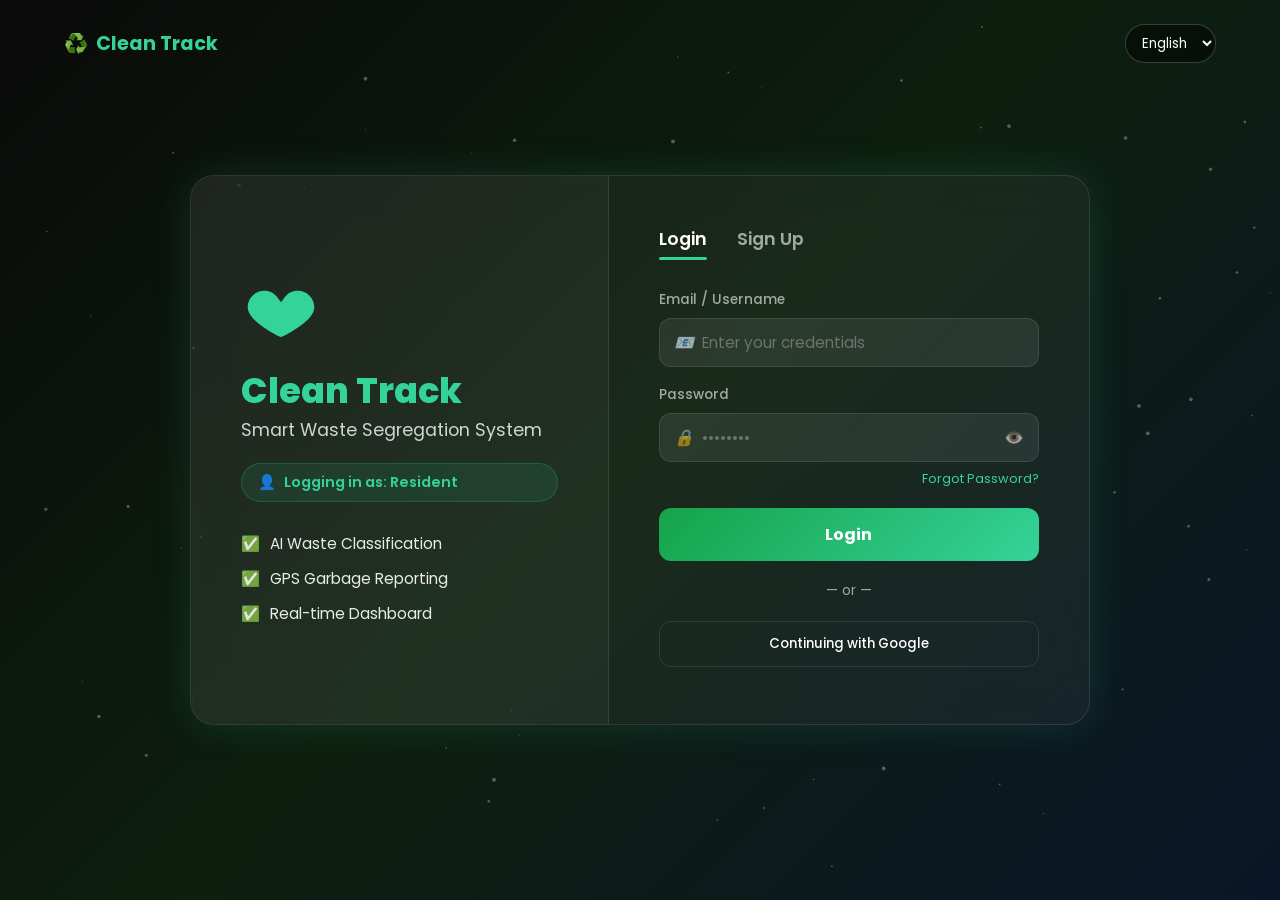
<file: templates/login.html>
<!DOCTYPE html>
<html lang="en">
<head>
    <meta charset="UTF-8">
    <meta name="viewport" content="width=device-width, initial-scale=1.0">
    <title>Clean Track | Auth Portal</title>
    <link href="https://fonts.googleapis.com/css2?family=Poppins:wght@300;400;500;600;700&display=swap" rel="stylesheet">
    <style>
        :root {
            --primary-green: #16a34a;
            --accent-green: #34D399;
            --bg-dark: #0a0a0a;
            --bg-gradient: linear-gradient(135deg, #0a0a0a 0%, #0d1f0f 50%, #0a1628 100%);
            --glass-bg: rgba(255, 255, 255, 0.05);
            --glass-border: rgba(255, 255, 255, 0.1);
            --text-white: #ffffff;
            --text-muted: rgba(255, 255, 255, 0.6);
            --input-bg: rgba(255, 255, 255, 0.08);
        }

        * { margin: 0; padding: 0; box-sizing: border-box; font-family: 'Poppins', sans-serif; }

        body {
            background: var(--bg-gradient);
            min-height: 100vh;
            display: flex;
            align-items: center;
            justify-content: center;
            overflow: hidden;
            color: var(--text-white);
            position: relative;
        }

        canvas { position: absolute; top: 0; left: 0; width: 100%; height: 100%; z-index: 1; }

        .top-bar {
            position: fixed; top: 0; width: 100%; padding: 1.5rem 5%;
            display: flex; justify-content: space-between; align-items: center; z-index: 100;
        }
        .logo-area { display: flex; align-items: center; gap: 8px; font-weight: 700; color: var(--accent-green); font-size: 1.2rem; cursor: pointer; text-decoration: none; }
        #lang-selector { padding: 8px 12px; border-radius: 50px; border: 1px solid rgba(255,255,255,0.2); background: rgba(0,0,0,0.5); color: white; cursor: pointer; outline: none; }

        /* --- GLASS CARD --- */
        .auth-card {
            position: relative; z-index: 2;
            width: 100%; max-width: 900px; min-height: 550px;
            background: var(--glass-bg);
            backdrop-filter: blur(20px);
            border: 1px solid var(--glass-border);
            border-radius: 24px;
            box-shadow: 0 0 40px rgba(52, 211, 153, 0.15);
            display: flex;
            overflow: hidden;
            animation: slideUp 0.8s ease-out;
        }
        @keyframes slideUp { from { opacity: 0; transform: translateY(30px); } to { opacity: 1; transform: translateY(0); } }

        /* Left Branding Panel */
        .branding-panel {
            flex: 1; background: rgba(255, 255, 255, 0.03);
            padding: 50px; display: flex; flex-direction: column; justify-content: center;
            border-right: 1px solid var(--glass-border);
        }

        .recycle-icon { width: 80px; height: 80px; fill: var(--accent-green); animation: float 4s ease-in-out infinite; margin-bottom: 20px; }
        @keyframes float { 0%, 100% { transform: translateY(0); } 50% { transform: translateY(-15px); } }

        .brand-title { font-size: 2.2rem; font-weight: 800; color: var(--accent-green); }
        .brand-subtitle { font-size: 1.1rem; opacity: 0.8; margin-bottom: 20px; }
        .role-badge { 
            display: inline-flex; align-items: center; gap: 8px;
            background: rgba(52, 211, 153, 0.1); padding: 8px 16px; border-radius: 50px;
            font-size: 0.9rem; font-weight: 600; color: var(--accent-green); margin-bottom: 30px;
            border: 1px solid rgba(52, 211, 153, 0.2);
        }

        .features { list-style: none; }
        .features li { display: flex; align-items: center; gap: 10px; margin-bottom: 12px; font-size: 0.95rem; opacity: 0.9; }
        .features li span { color: var(--accent-green); }

        /* Right Form Panel */
        .form-panel { flex: 1.2; padding: 50px; display: flex; flex-direction: column; }

        .tabs { display: flex; gap: 30px; margin-bottom: 30px; position: relative; }
        .tab-btn { background: none; border: none; color: var(--text-muted); font-size: 1.1rem; font-weight: 600; cursor: pointer; transition: 0.3s; padding-bottom: 8px; position: relative; }
        .tab-btn.active { color: white; }
        .tab-btn.active::after { content: ''; position: absolute; bottom: 0; left: 0; width: 100%; height: 3px; background: var(--accent-green); border-radius: 10px; }

        /* Forms */
        .form-content { display: none; }
        .form-content.active { display: block; animation: fadeIn 0.4s ease; }
        @keyframes fadeIn { from { opacity: 0; } to { opacity: 1; } }

        .form-group { margin-bottom: 18px; position: relative; }
        .form-group i { position: absolute; left: 15px; top: 40px; color: var(--text-muted); font-size: 1rem; }
        .form-group label { display: block; font-size: 0.85rem; color: var(--text-muted); margin-bottom: 8px; font-weight: 500; }
        .form-group input {
            width: 100%; padding: 12px 15px 12px 42px;
            background: var(--input-bg); border: 1px solid var(--glass-border);
            border-radius: 12px; color: white; outline: none; transition: 0.3s; font-size: 0.95rem;
        }
        .form-group input::placeholder { color: rgba(255,255,255,0.3); }
        .form-group input:focus { border-color: var(--accent-green); box-shadow: 0 0 0 3px rgba(52, 211, 153, 0.2); }

        .pass-toggle { position: absolute; right: 15px; top: 40px; cursor: pointer; color: var(--text-muted); }

        .forgot { display: block; text-align: right; font-size: 0.8rem; color: var(--accent-green); text-decoration: none; margin-top: -10px; margin-bottom: 20px; }

        .btn-primary {
            width: 100%; padding: 14px; border: none; border-radius: 12px;
            background: linear-gradient(135deg, var(--primary-green), var(--accent-green));
            color: white; font-weight: 700; font-size: 1rem; cursor: pointer; transition: 0.3s;
            display: flex; align-items: center; justify-content: center; gap: 10px;
        }
        .btn-primary:hover { transform: scale(1.03); box-shadow: 0 8px 25px rgba(22, 163, 74, 0.4); }
        .btn-primary:active { transform: scale(0.98); }

        .divider { text-align: center; margin: 20px 0; font-size: 0.85rem; color: var(--text-muted); }
        .btn-google {
            width: 100%; padding: 12px; border: 1px solid var(--glass-border); border-radius: 12px;
            background: none; color: white; font-weight: 500; cursor: pointer; transition: 0.3s;
            display: flex; align-items: center; justify-content: center; gap: 10px;
        }
        .btn-google:hover { background: rgba(255,255,255,0.05); }

        /* Strength Indicator */
        .strength-container { height: 4px; width: 100%; background: rgba(255,255,255,0.1); border-radius: 10px; margin-top: 8px; overflow: hidden; }
        .strength-bar { height: 100%; width: 0%; transition: 0.4s; }

        /* Spinner */
        .spinner { width: 20px; height: 20px; border: 3px solid rgba(255,255,255,0.3); border-top-color: white; border-radius: 50%; animation: spin 0.8s infinite linear; display: none; }
        @keyframes spin { to { transform: rotate(360deg); } }

        /* Mobile */
        @media (max-width: 850px) {
            .auth-card { flex-direction: column; max-width: 500px; margin: 50px 20px; }
            .branding-panel { padding: 40px; }
            .blob { opacity: 0.5; }
        }
    </style>
</head>
<body>

    <canvas id="particles"></canvas>

    <div class="top-bar">
        <a href="/" class="logo-area">♻️ <span>Clean Track</span></a>
        <div class="nav-actions">
            <select id="lang-selector" onchange="switchLanguage(this.value)">
                <option value="en">English</option>
                <option value="ta">தமிழ்</option>
            </select>
        </div>
    </div>

    <div class="auth-card">
        <!-- LEFT PANEL -->
        <div class="branding-panel">
            <svg class="recycle-icon" viewBox="0 0 24 24">
                <path d="M17,8C15.39,8 13.94,8.81 13.06,10.05L12,11.5L10.94,10.05C10.06,8.81 8.61,8 7,8c-2.76,0-5,2.24-5,5c0,4.41,10,9,10,9s10-4.59,10-9C22,10.24,19.76,8,17,8z" />
            </svg>
            <h2 class="brand-title" id="brand-title">Clean Track</h2>
            <p class="brand-subtitle" id="brand-subtitle">Smart Waste Segregation System</p>
            
            <div class="role-badge">
                <span id="role-icon">👤</span> <span id="role-text">Logging in as: Resident</span>
            </div>

            <ul class="features">
                <li id="f1"><span>✅</span> AI Waste Classification</li>
                <li id="f2"><span>✅</span> GPS Garbage Reporting</li>
                <li id="f3"><span>✅</span> Real-time Dashboard</li>
            </ul>
        </div>

        <!-- RIGHT PANEL -->
        <div class="form-panel">
            <div class="tabs">
                <button class="tab-btn active" onclick="switchTab('login')" id="tab-login">Login</button>
                <button class="tab-btn" onclick="switchTab('signup')" id="tab-signup">Sign Up</button>
            </div>

            <!-- LOGIN -->
            <div id="login-view" class="form-content active">
                <div class="form-group">
                    <label id="lbl-email">Email / Username</label>
                    <i>📧</i>
                    <input type="text" id="login-id" placeholder="Enter your credentials">
                </div>
                <div class="form-group">
                    <label id="lbl-pass">Password</label>
                    <i>🔒</i>
                    <input type="password" id="login-pass" placeholder="••••••••">
                    <span class="pass-toggle" onclick="togglePass('login-pass')">👁️</span>
                </div>
                <a href="#" class="forgot" id="lbl-forgot">Forgot Password?</a>
                <button class="btn-primary" onclick="executeAuth('login')" id="btn-login">
                    <span class="spinner"></span> <span id="txt-login">Login</span>
                </button>
                <div class="divider">— or —</div>
                <button class="btn-google">Continuing with Google</button>
            </div>

            <!-- SIGNUP -->
            <div id="signup-view" class="form-content">
                <div class="form-group">
                    <label id="lbl-name">Full Name</label>
                    <i>👤</i>
                    <input type="text" id="signup-name" placeholder="John Doe">
                </div>
                <div class="form-group">
                    <label id="lbl-signup-email">Email Address</label>
                    <i>📧</i>
                    <input type="email" id="signup-email" placeholder="john@example.com">
                </div>
                <div class="form-group">
                    <label id="lbl-signup-pass">Password</label>
                    <i>🔒</i>
                    <input type="password" id="signup-pass" placeholder="••••••••" oninput="checkStrength(this.value)">
                    <span class="pass-toggle" onclick="togglePass('signup-pass')">👁️</span>
                    <div class="strength-container"><div class="strength-bar" id="strength-bar"></div></div>
                </div>
                <div class="form-group">
                    <label id="lbl-confirm">Confirm Password</label>
                    <i>🔒</i>
                    <input type="password" id="signup-confirm" placeholder="••••••••">
                </div>
                <div style="margin-bottom: 20px; font-size: 0.85rem; display: flex; align-items: center; gap: 8px;">
                    <input type="checkbox" id="terms"> <span id="lbl-terms">I agree to Terms & Conditions</span>
                </div>
                <button class="btn-primary" onclick="executeAuth('signup')" id="btn-signup">
                    <span class="spinner"></span> <span id="txt-create">Create Account</span>
                </button>
            </div>
        </div>
    </div>

    <script>
        const translations = {
            en: {
                login: "Login", signup: "Sign Up", email: "Email / Username", pass: "Password", 
                forgot: "Forgot Password?", loginBtn: "Login", roleMsg: "Logging in as:",
                name: "Full Name", create: "Create Account", terms: "I agree to Terms & Conditions",
                confirm: "Confirm Password", emailAddr: "Email Address"
            },
            ta: {
                login: "உள்நுழை", signup: "பதிவு செய்", email: "மின்னஞ்சல் / பயனர் பெயர்", pass: "கடவுச்சொல்", 
                forgot: "கடவுச்சொல் மறந்தீர்களா?", loginBtn: "உள்நுழை", roleMsg: "இவராக உள்நுழைகிறீர்கள்:",
                name: "முழு பெயர்", create: "கணக்கு உருவாக்கு", terms: "விதிமுறைகளை ஏற்றுக்கொள்கிறேன்",
                confirm: "கடவுச்சொல்லை உறுதிப்படுத்து", emailAddr: "மின்னஞ்சல் முகவரி"
            }
        };

        function switchLanguage(lang) {
            document.getElementById('tab-login').innerText = translations[lang].login;
            document.getElementById('tab-signup').innerText = translations[lang].signup;
            document.getElementById('lbl-email').innerText = translations[lang].email;
            document.getElementById('lbl-pass').innerText = translations[lang].pass;
            document.getElementById('lbl-forgot').innerText = translations[lang].forgot;
            document.getElementById('txt-login').innerText = translations[lang].loginBtn;
            document.getElementById('lbl-name').innerText = translations[lang].name;
            document.getElementById('lbl-signup-email').innerText = translations[lang].emailAddr;
            document.getElementById('lbl-signup-pass').innerText = translations[lang].pass;
            document.getElementById('lbl-confirm').innerText = translations[lang].confirm;
            document.getElementById('lbl-terms').innerText = translations[lang].terms;
            document.getElementById('txt-create').innerText = translations[lang].create;
            
            const roleBase = translations[lang].roleMsg;
            const roleName = localStorage.getItem('selectedRole') || 'Resident';
            document.getElementById('role-text').innerText = `${roleBase} ${roleName}`;
            localStorage.setItem('selectedLanguage', lang);
        }

        function switchTab(type) {
            document.querySelectorAll('.tab-btn').forEach(b => b.classList.remove('active'));
            document.querySelectorAll('.form-content').forEach(c => c.classList.remove('active'));
            if(type === 'login') {
                document.getElementById('tab-login').classList.add('active');
                document.getElementById('login-view').classList.add('active');
            } else {
                document.getElementById('tab-signup').classList.add('active');
                document.getElementById('signup-view').classList.add('active');
            }
        }

        function togglePass(id) {
            const input = document.getElementById(id);
            input.type = input.type === 'password' ? 'text' : 'password';
        }

        function checkStrength(p) {
            const bar = document.getElementById('strength-bar');
            let s = 0;
            if(p.length > 5) s = 30;
            if(p.length > 8 && /[A-Z]/.test(p)) s = 60;
            if(p.length > 10 && /[!@#$%^&*]/.test(p)) s = 100;

            bar.style.width = s + '%';
            bar.style.background = s < 40 ? '#ef4444' : s < 70 ? '#f59e0b' : '#22c55e';
        }

        async function executeAuth(type) {
            const btn = document.getElementById(type === 'login' ? 'btn-login' : 'btn-signup');
            const text = btn.querySelector('span:not(.spinner)');
            
            // Immediate feedback
            btn.style.opacity = '0.7';
            btn.style.pointerEvents = 'none';
            text.innerText = 'Verifying...';

            const formData = new FormData();
            if(type === 'login') {
                formData.append('username', document.getElementById('login-id').value);
                formData.append('password', document.getElementById('login-pass').value);
                
                try {
                    const resp = await fetch('/api/login', { method: 'POST', body: formData });
                    const d = await resp.json();
                    if(d.success) {
                        window.location.replace('/home');
                        return;
                    }
                    alert("Login Alert: " + (d.error || "Check credentials"));
                } catch(e) {
                    console.error(e);
                    alert("Server Connectivity Issue. Please restart your terminal/python app.py and refresh.");
                }
            } else {
                formData.append('username', document.getElementById('signup-name').value); 
                formData.append('email', document.getElementById('signup-email').value);
                formData.append('password', document.getElementById('signup-pass').value);
                formData.append('role', localStorage.getItem('selectedRole') || 'Resident');
                
                try {
                    const resp = await fetch('/api/signup', { method: 'POST', body: formData });
                    const d = await resp.json();
                    if(d.success) {
                        alert("✅ Registration Successful! You can now Login.");
                        switchTab('login');
                    } else alert("Signup Alert: " + d.error);
                } catch(e) {
                    console.error(e);
                    alert("Signup Connection Failed. Ensure the python app is running.");
                }
            }
            
            // Reset if failed
            btn.style.opacity = '1';
            btn.style.pointerEvents = 'all';
            text.innerText = type === 'login' ? 'Login' : 'Create Account';
        }

        // Particle System
        const canvas = document.getElementById('particles');
        const ctx = canvas.getContext('2d');
        let particles = [];

        function initParticles() {
            canvas.width = window.innerWidth;
            canvas.height = window.innerHeight;
            particles = [];
            for(let i=0; i<100; i++) {
                particles.push({
                    x: Math.random() * canvas.width,
                    y: Math.random() * canvas.height,
                    vx: (Math.random() - 0.5) * 0.5,
                    vy: (Math.random() - 0.5) * 0.5,
                    size: Math.random() * 2
                });
            }
        }

        function drawParticles() {
            ctx.clearRect(0, 0, canvas.width, canvas.height);
            ctx.fillStyle = 'white';
            ctx.globalAlpha = 0.3;
            particles.forEach(p => {
                ctx.beginPath();
                ctx.arc(p.x, p.y, p.size, 0, Math.PI*2);
                ctx.fill();
                p.x += p.vx; p.y += p.vy;
                if(p.x < 0 || p.x > canvas.width) p.vx *= -1;
                if(p.y < 0 || p.y > canvas.height) p.vy *= -1;
            });
            requestAnimationFrame(drawParticles);
        }

        window.onload = () => {
            initParticles();
            drawParticles();
            
            // Handle role from URL
            const urlParams = new URLSearchParams(window.location.search);
            const role = urlParams.get('role') || 'Resident';
            localStorage.setItem('selectedRole', role);
            document.getElementById('role-icon').innerText = role === 'Staff' ? '🏢' : '👤';
            
            const savedLang = localStorage.getItem('selectedLanguage') || 'en';
            document.getElementById('lang-selector').value = savedLang;
            switchLanguage(savedLang);
        }
        window.onresize = initParticles;
    </script>
</body>
</html>
</file>
